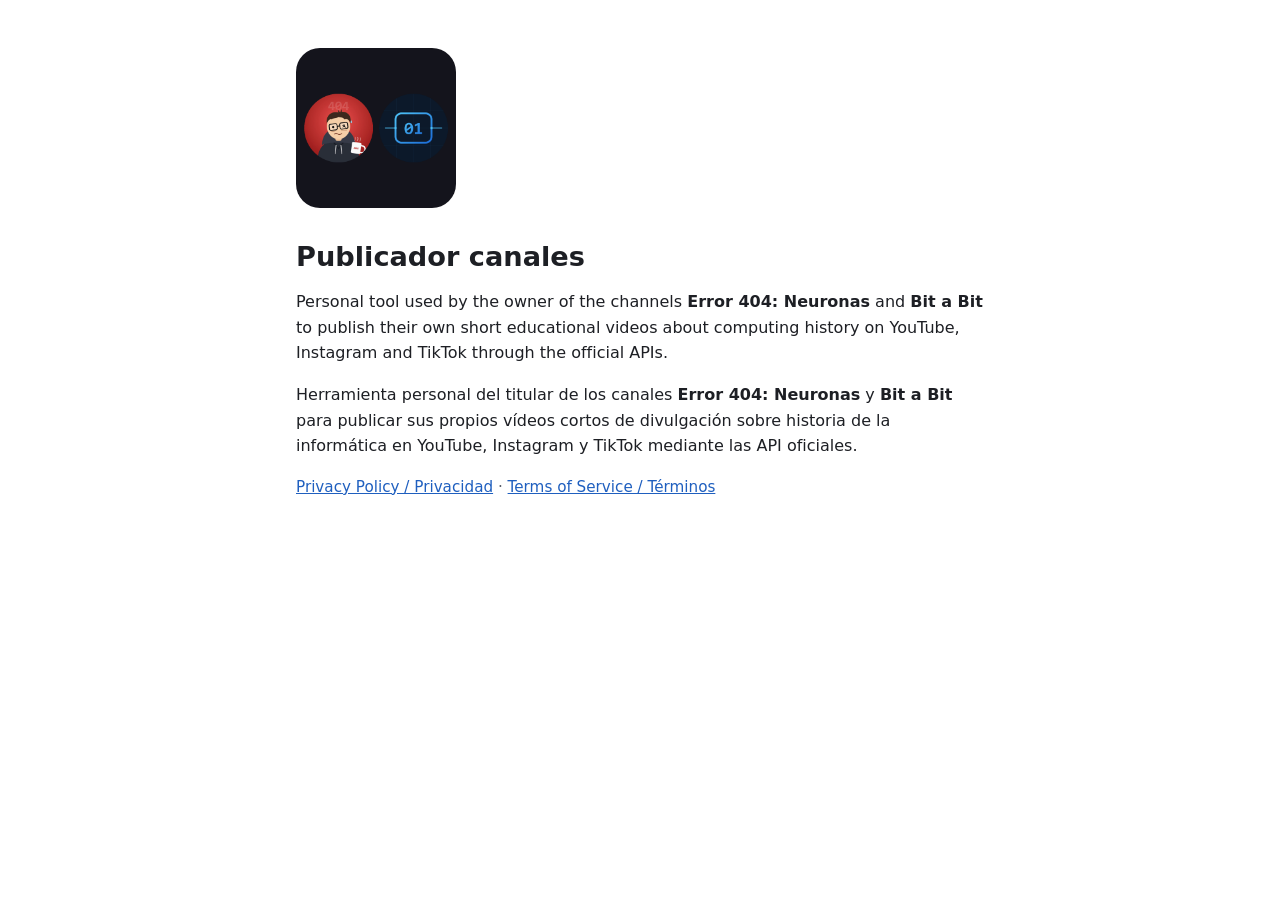
<file: publicador/web/index.html>
<!doctype html>
<html lang="es">
<head>
<meta charset="utf-8">
<meta name="viewport" content="width=device-width, initial-scale=1">
<title>Publicador canales</title>
<link rel="stylesheet" href="estilo.css">
</head>
<body>
<main>
<img class="icono" src="icono.png" alt="Error 404: Neuronas y Bit a Bit" width="160" height="160">
<h1>Publicador canales</h1>
<p>Personal tool used by the owner of the channels <strong>Error 404: Neuronas</strong> and <strong>Bit a Bit</strong> to publish their own short educational videos about computing history on YouTube, Instagram and TikTok through the official APIs.</p>
<p>Herramienta personal del titular de los canales <strong>Error 404: Neuronas</strong> y <strong>Bit a Bit</strong> para publicar sus propios vídeos cortos de divulgación sobre historia de la informática en YouTube, Instagram y TikTok mediante las API oficiales.</p>
<p class="nav"><a href="privacidad.html">Privacy Policy / Privacidad</a> · <a href="terminos.html">Terms of Service / Términos</a></p>
</main>
</body>
</html>
</file>
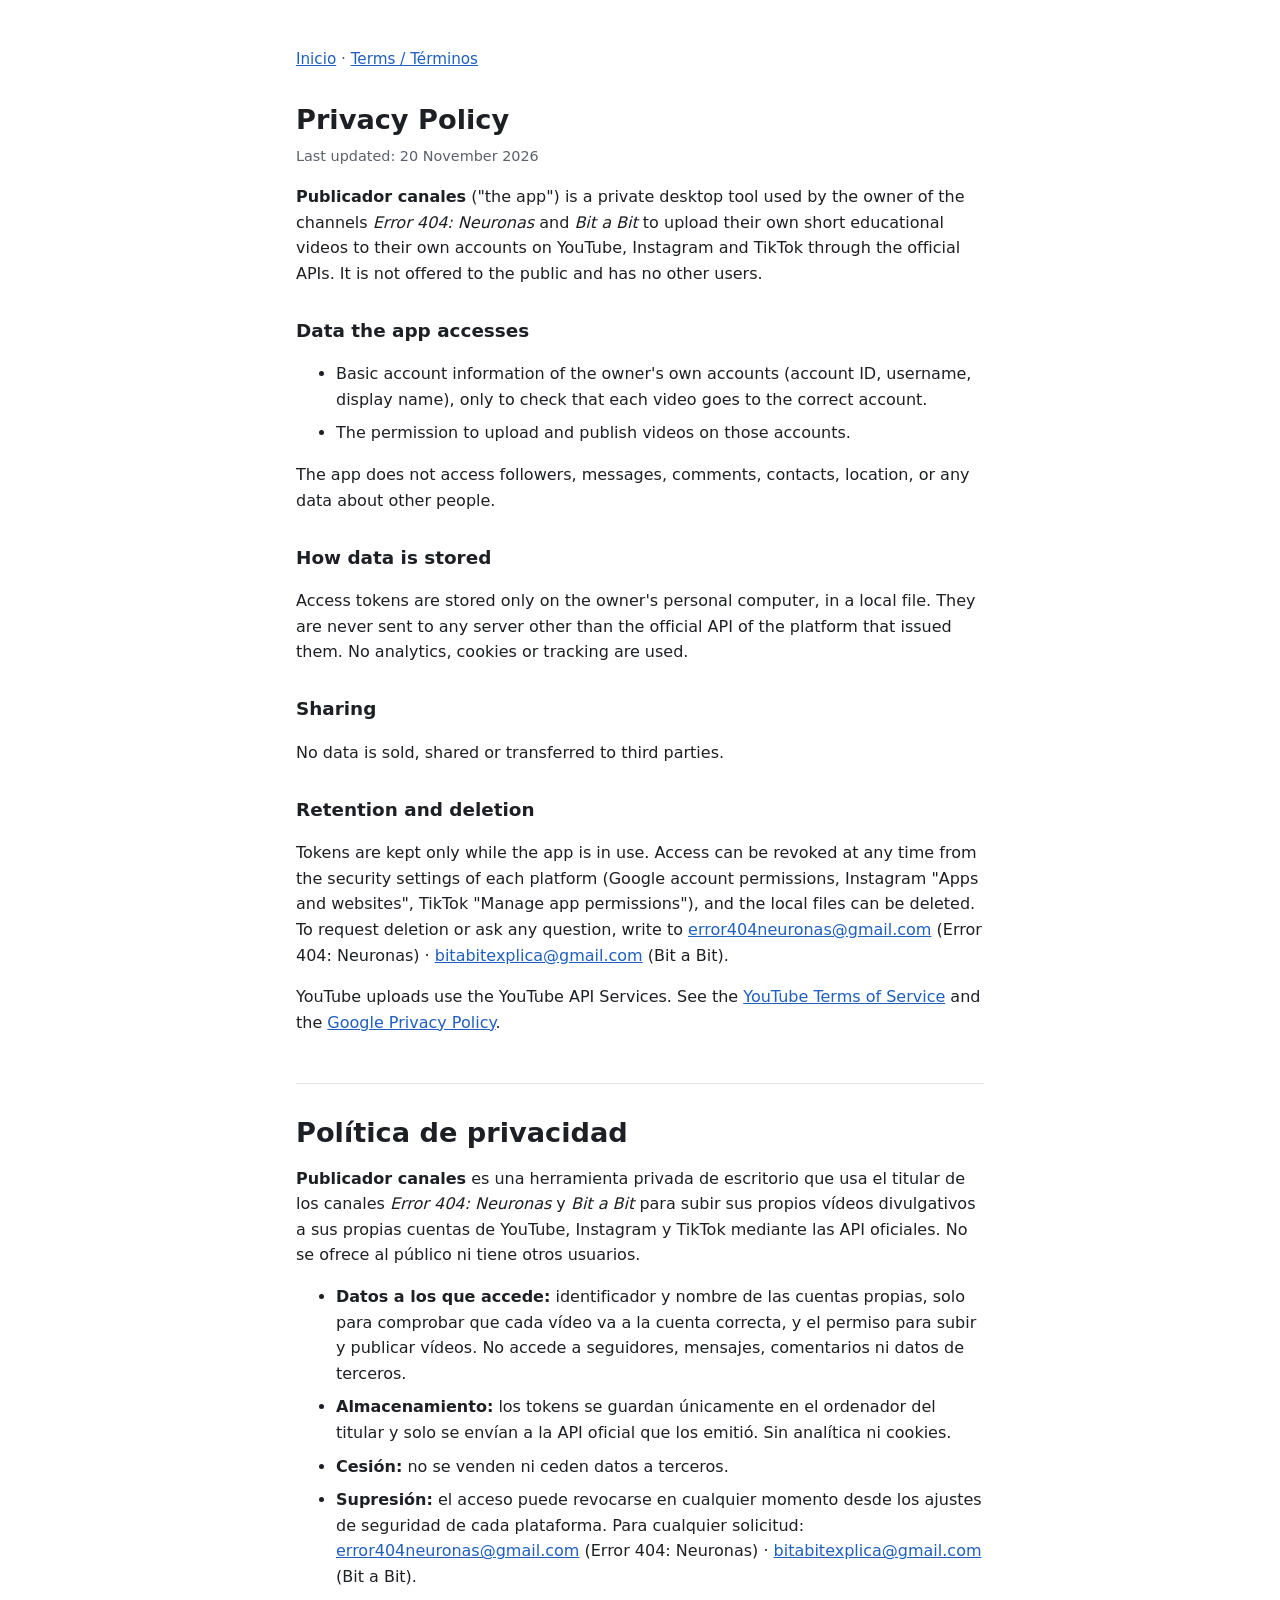
<file: publicador/web/privacidad.html>
<!doctype html>
<html lang="es">
<head>
<meta charset="utf-8">
<meta name="viewport" content="width=device-width, initial-scale=1">
<title>Privacy Policy · Publicador canales</title>
<link rel="stylesheet" href="estilo.css">
</head>
<body>
<main>
<p class="nav"><a href="index.html">Inicio</a> · <a href="terminos.html">Terms / Términos</a></p>
<h1>Privacy Policy</h1>
<p class="fecha">Last updated: 20 November 2026</p>

<p><strong>Publicador canales</strong> ("the app") is a private desktop tool used by the owner of the channels <em>Error 404: Neuronas</em> and <em>Bit a Bit</em> to upload their own short educational videos to their own accounts on YouTube, Instagram and TikTok through the official APIs. It is not offered to the public and has no other users.</p>

<h2>Data the app accesses</h2>
<ul>
  <li>Basic account information of the owner's own accounts (account ID, username, display name), only to check that each video goes to the correct account.</li>
  <li>The permission to upload and publish videos on those accounts.</li>
</ul>
<p>The app does not access followers, messages, comments, contacts, location, or any data about other people.</p>

<h2>How data is stored</h2>
<p>Access tokens are stored only on the owner's personal computer, in a local file. They are never sent to any server other than the official API of the platform that issued them. No analytics, cookies or tracking are used.</p>

<h2>Sharing</h2>
<p>No data is sold, shared or transferred to third parties.</p>

<h2>Retention and deletion</h2>
<p>Tokens are kept only while the app is in use. Access can be revoked at any time from the security settings of each platform (Google account permissions, Instagram "Apps and websites", TikTok "Manage app permissions"), and the local files can be deleted. To request deletion or ask any question, write to <a href="mailto:error404neuronas@gmail.com">error404neuronas@gmail.com</a> (Error 404: Neuronas) · <a href="mailto:bitabitexplica@gmail.com">bitabitexplica@gmail.com</a> (Bit a Bit).</p>

<p>YouTube uploads use the YouTube API Services. See the <a href="https://www.youtube.com/t/terms">YouTube Terms of Service</a> and the <a href="https://policies.google.com/privacy">Google Privacy Policy</a>.</p>

<hr>

<h1>Política de privacidad</h1>
<p><strong>Publicador canales</strong> es una herramienta privada de escritorio que usa el titular de los canales <em>Error 404: Neuronas</em> y <em>Bit a Bit</em> para subir sus propios vídeos divulgativos a sus propias cuentas de YouTube, Instagram y TikTok mediante las API oficiales. No se ofrece al público ni tiene otros usuarios.</p>
<ul>
  <li><strong>Datos a los que accede:</strong> identificador y nombre de las cuentas propias, solo para comprobar que cada vídeo va a la cuenta correcta, y el permiso para subir y publicar vídeos. No accede a seguidores, mensajes, comentarios ni datos de terceros.</li>
  <li><strong>Almacenamiento:</strong> los tokens se guardan únicamente en el ordenador del titular y solo se envían a la API oficial que los emitió. Sin analítica ni cookies.</li>
  <li><strong>Cesión:</strong> no se venden ni ceden datos a terceros.</li>
  <li><strong>Supresión:</strong> el acceso puede revocarse en cualquier momento desde los ajustes de seguridad de cada plataforma. Para cualquier solicitud: <a href="mailto:error404neuronas@gmail.com">error404neuronas@gmail.com</a> (Error 404: Neuronas) · <a href="mailto:bitabitexplica@gmail.com">bitabitexplica@gmail.com</a> (Bit a Bit).</li>
</ul>
</main>
</body>
</html>
</file>
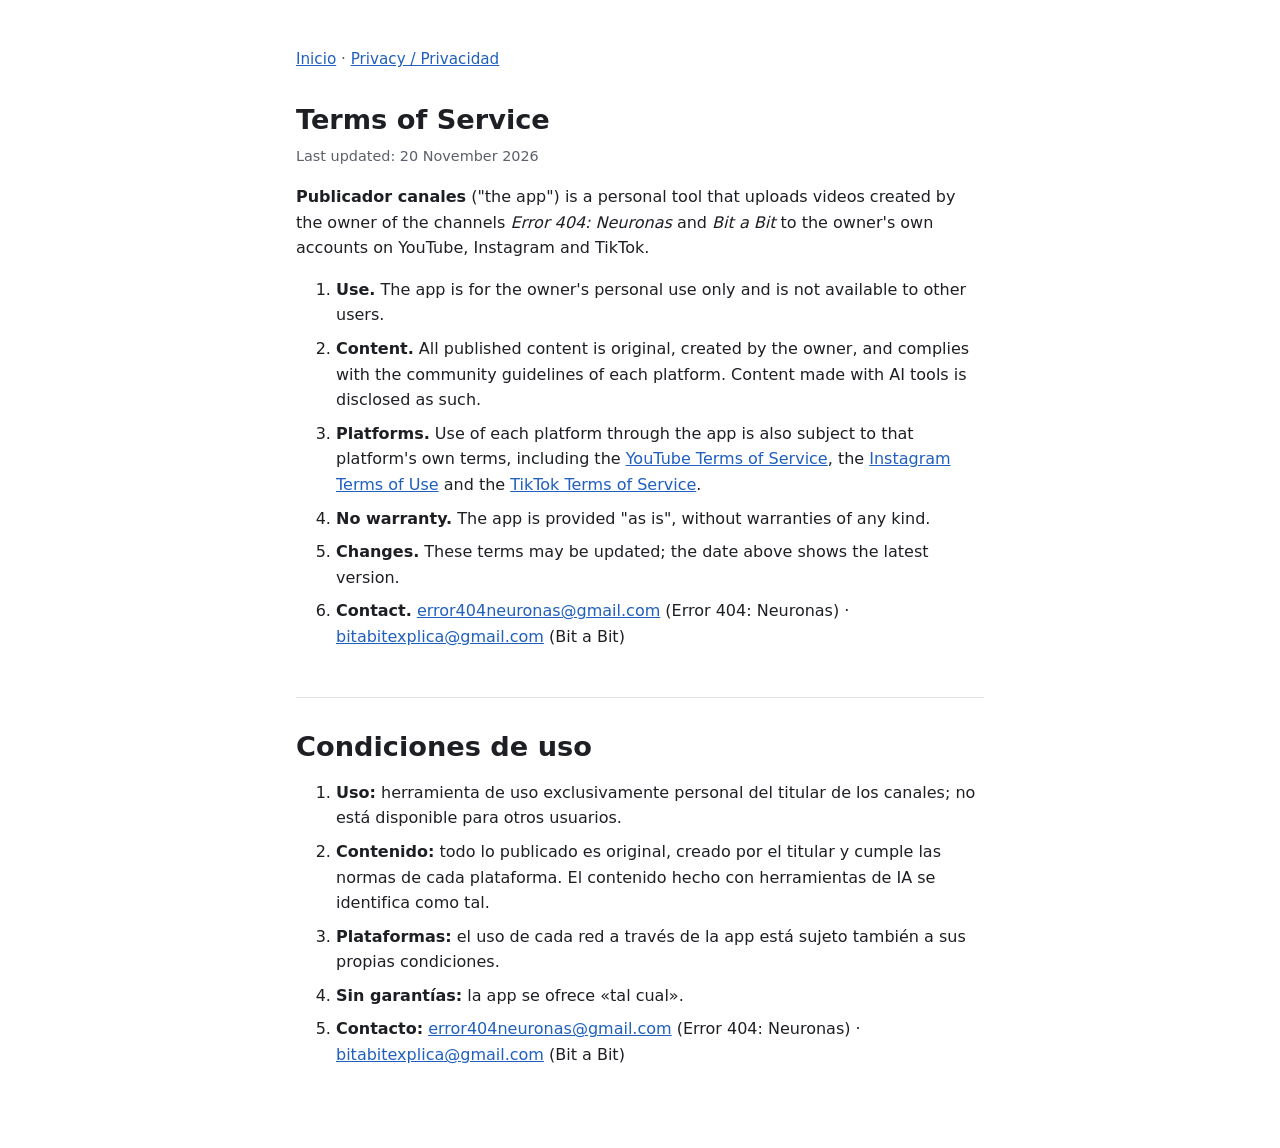
<file: publicador/web/terminos.html>
<!doctype html>
<html lang="es">
<head>
<meta charset="utf-8">
<meta name="viewport" content="width=device-width, initial-scale=1">
<title>Terms of Service · Publicador canales</title>
<link rel="stylesheet" href="estilo.css">
</head>
<body>
<main>
<p class="nav"><a href="index.html">Inicio</a> · <a href="privacidad.html">Privacy / Privacidad</a></p>
<h1>Terms of Service</h1>
<p class="fecha">Last updated: 20 November 2026</p>

<p><strong>Publicador canales</strong> ("the app") is a personal tool that uploads videos created by the owner of the channels <em>Error 404: Neuronas</em> and <em>Bit a Bit</em> to the owner's own accounts on YouTube, Instagram and TikTok.</p>
<ol>
  <li><strong>Use.</strong> The app is for the owner's personal use only and is not available to other users.</li>
  <li><strong>Content.</strong> All published content is original, created by the owner, and complies with the community guidelines of each platform. Content made with AI tools is disclosed as such.</li>
  <li><strong>Platforms.</strong> Use of each platform through the app is also subject to that platform's own terms, including the <a href="https://www.youtube.com/t/terms">YouTube Terms of Service</a>, the <a href="https://help.instagram.com/581066165581870">Instagram Terms of Use</a> and the <a href="https://www.tiktok.com/legal/terms-of-service">TikTok Terms of Service</a>.</li>
  <li><strong>No warranty.</strong> The app is provided "as is", without warranties of any kind.</li>
  <li><strong>Changes.</strong> These terms may be updated; the date above shows the latest version.</li>
  <li><strong>Contact.</strong> <a href="mailto:error404neuronas@gmail.com">error404neuronas@gmail.com</a> (Error 404: Neuronas) · <a href="mailto:bitabitexplica@gmail.com">bitabitexplica@gmail.com</a> (Bit a Bit)</li>
</ol>

<hr>

<h1>Condiciones de uso</h1>
<ol>
  <li><strong>Uso:</strong> herramienta de uso exclusivamente personal del titular de los canales; no está disponible para otros usuarios.</li>
  <li><strong>Contenido:</strong> todo lo publicado es original, creado por el titular y cumple las normas de cada plataforma. El contenido hecho con herramientas de IA se identifica como tal.</li>
  <li><strong>Plataformas:</strong> el uso de cada red a través de la app está sujeto también a sus propias condiciones.</li>
  <li><strong>Sin garantías:</strong> la app se ofrece «tal cual».</li>
  <li><strong>Contacto:</strong> <a href="mailto:error404neuronas@gmail.com">error404neuronas@gmail.com</a> (Error 404: Neuronas) · <a href="mailto:bitabitexplica@gmail.com">bitabitexplica@gmail.com</a> (Bit a Bit)</li>
</ol>
</main>
</body>
</html>
</file>
<file: publicador/web/estilo.css>
:root { --fondo: #ffffff; --texto: #1d1f24; --suave: #5b606b; --enlace: #1f5fbf; --linea: #e3e5ea; }
@media (prefers-color-scheme: dark) {
  :root { --fondo: #14161c; --texto: #e8e9ec; --suave: #9aa0ab; --enlace: #6aa8ff; --linea: #2a2d36; }
}
* { box-sizing: border-box; }
body { margin: 0; background: var(--fondo); color: var(--texto); font: 16px/1.6 system-ui, -apple-system, "Segoe UI", sans-serif; }
main { max-width: 720px; margin: 0 auto; padding: 32px 16px 64px; }
h1 { font-size: 1.7rem; line-height: 1.2; margin: 1.2em 0 .3em; }
h2 { font-size: 1.15rem; margin: 1.6em 0 .4em; }
a { color: var(--enlace); }
.nav { color: var(--suave); font-size: .95rem; }
.fecha { color: var(--suave); font-size: .9rem; margin-top: 0; }
.icono { display: block; border-radius: 24px; margin-top: 16px; }
hr { border: 0; border-top: 1px solid var(--linea); margin: 48px 0 8px; }
li { margin-bottom: .5em; }
</file>
